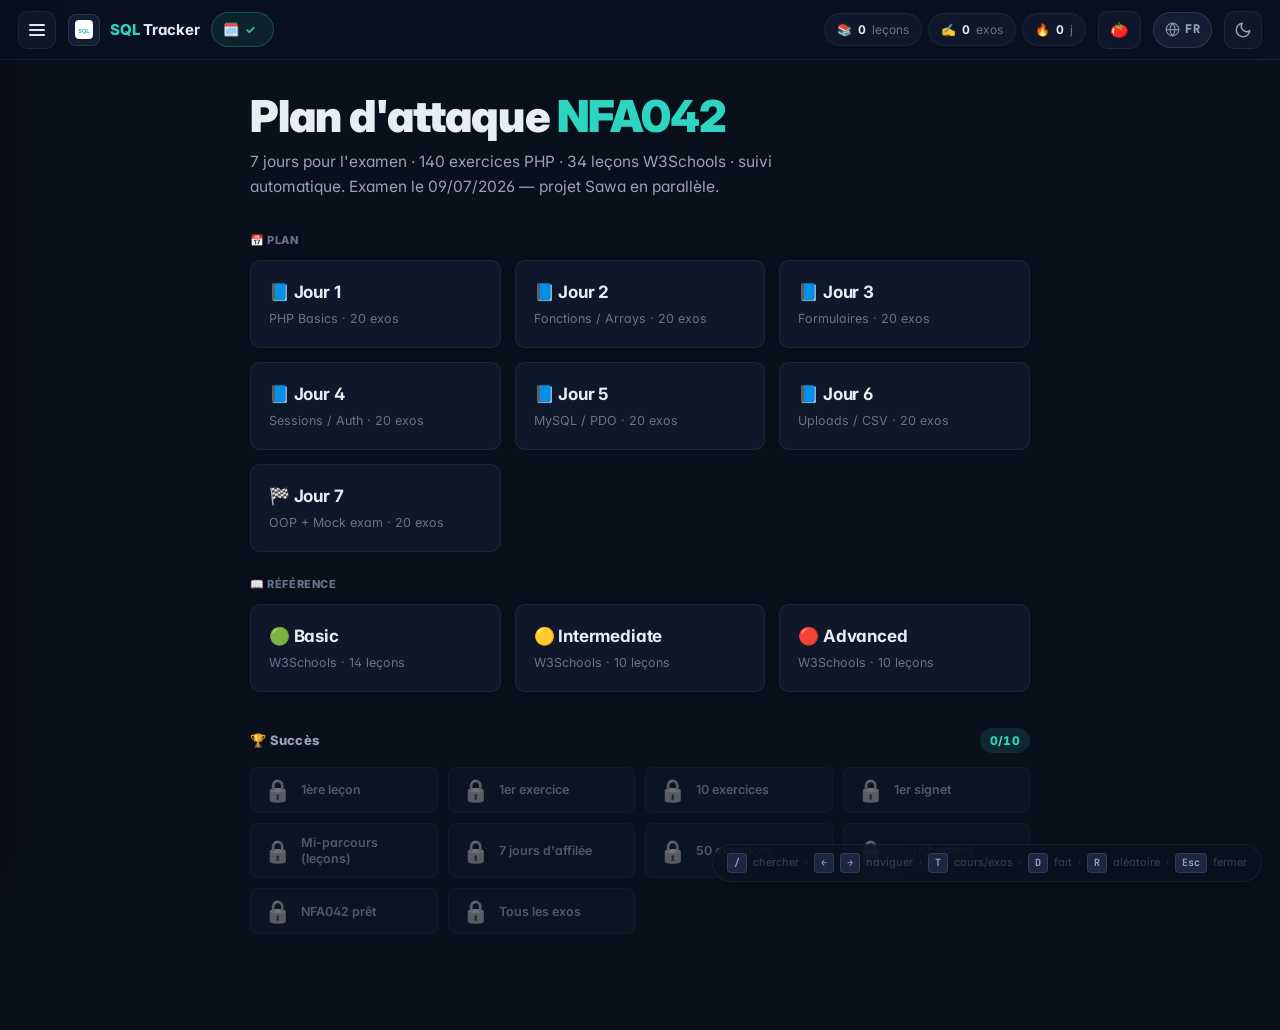
<file: index.html>
<!DOCTYPE html>
<html lang="fr">
<head>
<meta charset="UTF-8">
<title>SQL</title>
<meta http-equiv="refresh" content="0; url=web/study_tracker.html">
<link rel="canonical" href="web/study_tracker.html">
</head>
<body>
<p>Redirection vers <a href="web/study_tracker.html">le tracker</a>...</p>
<script>location.replace('web/study_tracker.html');</script>
</body>
</html>
</file>
<file: web/css/style.css>
/* ============================================================
   PHP STUDY TRACKER — DESIGN SYSTEM
   Modern indigo/slate. Drawer sidebar at every breakpoint.
   Built as a teaching reference for clean UI/UX.
   ============================================================ */

/* ---------- 1. TOKENS ---------- */
:root{
  /* Surfaces — neutral slate, more sober than before */
  --bg:        #0a0f1c;
  --surface:   #0f172a;
  --surface-2: #131e34;
  --surface-3: #1b2640;
  --border:    rgba(148,163,184,.10);
  --border-2:  rgba(148,163,184,.18);

  /* Text */
  --text:      #e8edf4;
  --text-2:    #94a3b8;
  --text-3:    #64748b;

  /* Accent — single tone, less neon */
  --accent:    #818cf8;
  --accent-2:  #6366f1;
  --accent-r:  129; --accent-g:140; --accent-b:248;

  /* Semantic */
  --good:      #34d399;
  --warn:      #fbbf24;
  --bad:       #f87171;
  --info:      #60a5fa;

  /* Effects — softer, more enterprise */
  --grad:      linear-gradient(135deg,#818cf8,#6366f1);
  --grad-good: linear-gradient(135deg,#34d399,#10b981);
  --shadow-sm: 0 1px 2px rgba(0,0,0,.25);
  --shadow:    0 6px 18px -6px rgba(0,0,0,.45);
  --shadow-lg: 0 18px 48px -16px rgba(0,0,0,.5);
  --ring:      0 0 0 3px rgba(var(--accent-r),var(--accent-g),var(--accent-b),.22);

  /* Geometry — tighter, more pro */
  --r:         10px;
  --r-sm:      8px;
  --r-xs:      6px;
  --header-h:  60px;

  /* Motion */
  --ease:      cubic-bezier(.4,0,.2,1);
  --ease-out:  cubic-bezier(.16,1,.3,1);
}

[data-theme="light"]{
  --bg:        #f5f7fb;
  --surface:   #ffffff;
  --surface-2: #f8fafc;
  --surface-3: #eef2f7;
  --border:    rgba(15,23,42,.08);
  --border-2:  rgba(15,23,42,.16);

  --text:      #0f172a;
  --text-2:    #475569;
  --text-3:    #94a3b8;

  --accent:    #4f46e5;
  --accent-2:  #4338ca;
  --accent-r:  79; --accent-g:70; --accent-b:229;

  --shadow-sm: 0 1px 2px rgba(15,23,42,.06);
  --shadow:    0 6px 22px -8px rgba(15,23,42,.12);
  --shadow-lg: 0 18px 50px -12px rgba(15,23,42,.18);
}

/* ---------- 2. RESET ---------- */
*,*::before,*::after{box-sizing:border-box;margin:0;padding:0}
html{scroll-behavior:smooth}
body{
  font-family:'Inter',-apple-system,BlinkMacSystemFont,'Segoe UI',sans-serif;
  font-feature-settings:'cv02','cv03','cv04','cv11';
  color:var(--text);
  background:var(--bg);
  line-height:1.6;
  min-height:100vh;
  -webkit-font-smoothing:antialiased;
  overflow-x:hidden;
}
::selection{background:rgba(var(--accent-r),var(--accent-g),var(--accent-b),.28);color:var(--text)}
::-webkit-scrollbar{width:8px;height:8px}
::-webkit-scrollbar-track{background:transparent}
::-webkit-scrollbar-thumb{background:var(--border-2);border-radius:99px}
::-webkit-scrollbar-thumb:hover{background:var(--text-3)}
button{font:inherit;color:inherit;background:none;border:none;cursor:pointer}
a{color:inherit;text-decoration:none}
:focus-visible{outline:none;box-shadow:var(--ring);border-radius:var(--r-xs)}

/* ---------- 3. HEADER ---------- */
header{
  position:sticky;top:0;z-index:60;
  height:var(--header-h);
  display:flex;align-items:center;gap:12px;padding:0 18px;
  background:rgba(11,17,32,.72);
  backdrop-filter:saturate(180%) blur(18px);
  -webkit-backdrop-filter:saturate(180%) blur(18px);
  border-bottom:1px solid var(--border);
}
[data-theme="light"] header{background:rgba(255,255,255,.78)}

.logo{display:flex;align-items:center;gap:10px;font-weight:700;font-size:15px;letter-spacing:-.01em;color:var(--text)}
.logo-icon{
  width:32px;height:32px;border-radius:8px;
  background:var(--surface-2);border:1px solid var(--border-2);
  display:flex;align-items:center;justify-content:center;
  overflow:hidden;flex-shrink:0;
}
.logo-icon img{width:62%;height:62%;object-fit:contain}
.logo .accent{color:var(--accent);font-weight:800}

.spacer{flex:1}

.stat-group{display:flex;gap:6px}
.stat{
  display:inline-flex;align-items:center;gap:6px;
  padding:6px 12px;border-radius:99px;
  background:var(--surface);border:1px solid var(--border);
  font-size:12px;color:var(--text-2);
  font-variant-numeric:tabular-nums;
}
.stat b{color:var(--text);font-weight:700}
.stat-lbl{color:var(--text-3)}

.icon-btn{
  display:inline-flex;align-items:center;justify-content:center;
  width:38px;height:38px;border-radius:10px;
  background:var(--surface);border:1px solid var(--border);
  color:var(--text-2);transition:all .15s var(--ease);
}
.icon-btn:hover{
  color:var(--text);
  border-color:var(--border-2);
  background:var(--surface-2);
  transform:translateY(-1px);
}
.icon-btn:active{transform:translateY(0)}

/* Burger */
.menu-ico,.menu-ico::before,.menu-ico::after{
  display:block;width:16px;height:2px;background:currentColor;border-radius:2px;
  transition:transform .25s var(--ease),top .25s var(--ease),opacity .15s;
}
.menu-ico{position:relative;color:var(--text)}
.menu-ico::before,.menu-ico::after{content:"";position:absolute;left:0}
.menu-ico::before{top:-5px}
.menu-ico::after{top:5px}
body.drawer-open .menu-ico{background:transparent}
body.drawer-open .menu-ico::before{top:0;transform:rotate(45deg)}
body.drawer-open .menu-ico::after{top:0;transform:rotate(-45deg)}

/* Theme toggle */
.theme-btn .theme-sun{display:none}
.theme-btn .theme-moon{display:block}
[data-theme="light"] .theme-btn .theme-sun{display:block}
[data-theme="light"] .theme-btn .theme-moon{display:none}

/* Language toggle */
.lang-btn{
  display:inline-flex;align-items:center;gap:5px;
  height:36px;padding:0 11px;border-radius:99px;
  background:var(--surface-2);border:1px solid var(--border-2);color:var(--text-2);
  font-weight:800;font-size:12px;letter-spacing:.5px;cursor:pointer;
  transition:all .15s var(--ease);
}
.lang-btn:hover{color:var(--accent);border-color:var(--accent);background:var(--surface-3)}
.lang-btn .lang-globe{opacity:.85}
.lang-btn #lang-label{font-family:'JetBrains Mono',monospace}

/* Exam countdown */
.exam-countdown{
  display:inline-flex;align-items:center;gap:5px;
  padding:6px 11px;border-radius:99px;
  background:rgba(251,191,36,.10);border:1px solid rgba(251,191,36,.25);
  font-size:12px;color:var(--warn);font-weight:700;
  font-variant-numeric:tabular-nums;
}
.exam-countdown.urgent{background:rgba(248,113,113,.12);border-color:rgba(248,113,113,.35);color:var(--bad)}
.exam-countdown.passed{background:rgba(52,211,153,.10);border-color:rgba(52,211,153,.25);color:var(--good)}
.exam-countdown .exam-ico{font-size:13px;margin-right:1px}
.exam-countdown .exam-lbl{font-weight:600;opacity:.75;margin-left:1px}

/* Day-of-plan indicator (inside progress card) */
.day-indicator{
  margin-top:10px;padding-top:10px;border-top:1px solid var(--border);
  font-size:11.5px;color:var(--text-3);font-weight:600;
  display:flex;align-items:center;gap:6px;flex-wrap:wrap;
}
.day-indicator b{color:var(--accent);font-weight:800;font-size:13px;font-variant-numeric:tabular-nums}
.day-indicator .day-bullet{
  display:inline-block;width:10px;height:10px;border-radius:50%;
  background:var(--surface-3);border:1px solid var(--border);
}
.day-indicator .day-bullet.done{background:var(--good);border-color:var(--good)}
.day-indicator .day-bullet.current{background:var(--accent);border-color:var(--accent);box-shadow:0 0 0 3px rgba(var(--accent-r),var(--accent-g),var(--accent-b),.18)}

/* Sidebar action buttons (export / import) */
.sidebar-actions{display:flex;gap:6px;margin-top:auto;margin-bottom:6px}
.sidebar-action-btn{
  flex:1;padding:8px 10px;border-radius:8px;
  background:transparent;border:1px solid var(--border);color:var(--text-3);
  font-size:11.5px;font-weight:600;transition:all .15s var(--ease);
}
.sidebar-action-btn:hover{color:var(--text);border-color:var(--border-2);background:var(--surface-2)}

/* Modal */
.modal-backdrop{
  position:fixed;inset:0;z-index:200;
  background:rgba(2,6,15,.65);
  backdrop-filter:blur(6px);-webkit-backdrop-filter:blur(6px);
  opacity:0;pointer-events:none;
  display:flex;align-items:center;justify-content:center;
  transition:opacity .2s var(--ease);padding:16px;
}
.modal-backdrop.open{opacity:1;pointer-events:auto}
.modal{
  width:100%;max-width:480px;
  background:var(--surface);border:1px solid var(--border-2);border-radius:var(--r);
  padding:24px;box-shadow:var(--shadow-lg);
  transform:translateY(8px) scale(.98);opacity:0;
  transition:transform .25s var(--ease-out),opacity .2s var(--ease-out);
}
.modal-backdrop.open .modal{transform:none;opacity:1}
.modal-title{font-size:18px;font-weight:800;letter-spacing:-.01em;margin-bottom:10px}
.modal-body{color:var(--text-2);font-size:14px;line-height:1.6;margin-bottom:18px}
.modal-body textarea{
  width:100%;min-height:120px;margin-top:10px;
  padding:10px 12px;border-radius:var(--r-sm);
  background:var(--surface-2);border:1px solid var(--border);color:var(--text);
  font-family:'JetBrains Mono',monospace;font-size:12.5px;resize:vertical;outline:none;
}
.modal-body textarea:focus{border-color:var(--accent);box-shadow:var(--ring)}
.modal-actions{display:flex;justify-content:flex-end;gap:8px;flex-wrap:wrap}
.modal-btn{
  padding:9px 18px;border-radius:8px;
  font-size:13px;font-weight:600;transition:all .15s var(--ease);
}
.modal-btn.secondary{background:var(--surface-2);border:1px solid var(--border);color:var(--text-2)}
.modal-btn.secondary:hover{background:var(--surface-3);color:var(--text)}
.modal-btn.primary{background:var(--grad);color:#fff;border:1px solid transparent;box-shadow:0 4px 12px -2px rgba(var(--accent-r),var(--accent-g),var(--accent-b),.4)}
.modal-btn.primary:hover{transform:translateY(-1px);box-shadow:0 6px 16px -2px rgba(var(--accent-r),var(--accent-g),var(--accent-b),.55)}
.modal-btn.danger{background:rgba(248,113,113,.14);border:1px solid rgba(248,113,113,.32);color:var(--bad)}
.modal-btn.danger:hover{background:rgba(248,113,113,.22);border-color:rgba(248,113,113,.5)}

/* Toast */
.toast{
  position:fixed;left:50%;bottom:30px;transform:translateX(-50%) translateY(20px);
  padding:11px 20px;border-radius:99px;
  background:var(--surface);border:1px solid var(--border-2);color:var(--text);
  font-size:13px;font-weight:600;box-shadow:var(--shadow-lg);
  opacity:0;pointer-events:none;z-index:300;
  transition:opacity .25s var(--ease),transform .25s var(--ease-out);
}
.toast.show{opacity:1;transform:translateX(-50%) translateY(0)}

/* Mock exam card (Day 7) */
.mock-exam-card{
  padding:18px 20px;border-radius:var(--r);margin:0 0 24px;
  background:linear-gradient(135deg,rgba(251,191,36,.10),rgba(248,113,113,.08));
  border:1px solid rgba(251,191,36,.32);
  display:flex;align-items:center;gap:14px;flex-wrap:wrap;
}
.mock-exam-card .mock-info{flex:1;min-width:200px}
.mock-exam-card .mock-title{font-size:14px;font-weight:800;color:var(--text);margin-bottom:3px}
.mock-exam-card .mock-sub{font-size:12.5px;color:var(--text-2)}
.mock-exam-btn{
  padding:11px 22px;border-radius:8px;
  background:var(--grad);color:#fff;font-size:13px;font-weight:700;
  border:none;box-shadow:0 4px 12px -2px rgba(var(--accent-r),var(--accent-g),var(--accent-b),.5);
  transition:all .15s var(--ease);
}
.mock-exam-btn:hover{transform:translateY(-1px);box-shadow:0 6px 18px -2px rgba(var(--accent-r),var(--accent-g),var(--accent-b),.65)}
.mock-exam-btn.stop{background:linear-gradient(135deg,#f87171,#ef4444);box-shadow:0 4px 12px -2px rgba(248,113,113,.5)}
.mock-exam-countdown{
  font-family:'JetBrains Mono',monospace;font-size:24px;font-weight:800;
  color:var(--warn);letter-spacing:.5px;font-variant-numeric:tabular-nums;
  padding:6px 12px;background:var(--surface);border-radius:8px;border:1px solid var(--border-2);
}
.mock-exam-countdown.urgent{color:var(--bad);animation:pulse 1s ease-in-out infinite}
@keyframes pulse{0%,100%{opacity:1}50%{opacity:.6}}
body.mock-running .reset-btn,body.mock-running .sidebar-actions{pointer-events:none;opacity:.4}

/* Scroll progress bar (fixed at top of viewport) */
.scroll-progress{
  position:fixed;top:0;left:0;height:3px;width:0;z-index:150;
  background:var(--grad);
  box-shadow:0 0 12px rgba(var(--accent-r),var(--accent-g),var(--accent-b),.55);
  transition:width .08s linear;pointer-events:none;
}

/* Jump-to-top button */
.jump-top{
  position:fixed;right:18px;bottom:74px;z-index:40;
  width:42px;height:42px;border-radius:50%;
  background:var(--surface);border:1px solid var(--border-2);color:var(--text);
  display:flex;align-items:center;justify-content:center;
  box-shadow:var(--shadow);
  opacity:0;pointer-events:none;transform:translateY(8px);
  transition:opacity .2s var(--ease),transform .2s var(--ease-out),background .15s var(--ease),border-color .15s var(--ease);
}
.jump-top.show{opacity:1;pointer-events:auto;transform:translateY(0)}
.jump-top:hover{background:var(--surface-2);border-color:var(--accent);color:var(--accent);transform:translateY(-2px)}
@media (max-width:720px){
  .jump-top{right:14px;bottom:14px;width:40px;height:40px}
  .shortcuts-hint{display:none}
}

/* ---------- 4. LAYOUT ---------- */
.layout{
  max-width:980px;
  margin:0 auto;
  padding:0;
  min-height:calc(100vh - var(--header-h));
}
.layout>main{
  padding:32px clamp(16px,3vw,40px) 96px;
}

/* ---------- 5. DRAWER ---------- */
.drawer-backdrop{
  position:fixed;inset:0;z-index:90;
  background:rgba(2,6,15,.55);
  backdrop-filter:blur(4px);-webkit-backdrop-filter:blur(4px);
  opacity:0;pointer-events:none;
  transition:opacity .25s var(--ease);
}
body.drawer-open .drawer-backdrop{opacity:1;pointer-events:auto}

.sidebar{
  position:fixed;top:0;left:0;bottom:0;z-index:100;
  width:min(340px,88vw);
  background:var(--surface);
  border-right:1px solid var(--border);
  padding:18px 16px 16px;
  overflow-y:auto;
  display:flex;flex-direction:column;gap:6px;
  transform:translateX(-105%);
  transition:transform .3s var(--ease-out);
  box-shadow:24px 0 60px -20px rgba(0,0,0,.5);
}
body.drawer-open .sidebar{transform:translateX(0)}
body.drawer-open{overflow:hidden}

/* ---------- 6. SIDEBAR ELEMENTS ---------- */
.search-wrap{position:relative;margin-bottom:6px}
.search-wrap input{
  width:100%;padding:10px 12px 10px 36px;border-radius:10px;
  background:var(--surface-2);border:1px solid var(--border);color:var(--text);
  font-size:13px;outline:none;transition:all .15s var(--ease);
}
.search-wrap input::placeholder{color:var(--text-3)}
.search-wrap input:focus{border-color:var(--accent);box-shadow:var(--ring)}
.search-wrap::before{
  content:"";position:absolute;left:12px;top:50%;transform:translateY(-50%);
  width:14px;height:14px;opacity:.55;pointer-events:none;
  background:url("data:image/svg+xml,%3Csvg xmlns='http://www.w3.org/2000/svg' viewBox='0 0 24 24' fill='none' stroke='%239aa6b8' stroke-width='2' stroke-linecap='round'%3E%3Ccircle cx='11' cy='11' r='7'/%3E%3Cpath d='m20 20-3.5-3.5'/%3E%3C/svg%3E") center/contain no-repeat;
}

/* Progress card — clean horizontal bar with stats */
.progress-card{
  background:
    radial-gradient(120% 100% at 0% 0%,rgba(var(--accent-r),var(--accent-g),var(--accent-b),.14),transparent 70%),
    var(--surface-2);
  border:1px solid var(--border);
  border-radius:var(--r);
  padding:16px 16px 14px;margin:8px 0 6px;
}
.progress-head{display:flex;align-items:baseline;justify-content:space-between;gap:10px;margin-bottom:10px}
.progress-label{
  font-size:10.5px;letter-spacing:1.4px;text-transform:uppercase;
  color:var(--text-3);font-weight:700;
}
.progress-pct{
  font-size:28px;font-weight:900;letter-spacing:-1.2px;line-height:1;
  font-variant-numeric:tabular-nums;
  background:var(--grad);-webkit-background-clip:text;background-clip:text;color:transparent;
}
.progress-pct small{font-size:14px;opacity:.75;margin-left:1px;font-weight:800}
.progress-bar{
  position:relative;height:8px;
  background:var(--surface-3);border-radius:99px;overflow:hidden;
  box-shadow:inset 0 1px 1px rgba(0,0,0,.2);
}
.progress-fill{
  display:block;height:100%;width:0%;
  background:var(--grad);border-radius:99px;
  transition:width .8s var(--ease-out);
  box-shadow:0 0 14px rgba(var(--accent-r),var(--accent-g),var(--accent-b),.45);
}
.progress-meta{
  display:flex;align-items:center;gap:8px;flex-wrap:wrap;
  margin-top:10px;font-size:11.5px;color:var(--text-3);
}
.progress-meta b{color:var(--text);font-weight:700;font-variant-numeric:tabular-nums}
.progress-meta .dot{opacity:.4}

/* Achievements */
.achieve-section{margin:2px 0 4px}
.achieve-title{display:flex;align-items:center;justify-content:space-between}
.achieve-count{
  font-size:10px;font-weight:800;letter-spacing:.3px;
  color:var(--accent);background:rgba(var(--accent-r),var(--accent-g),var(--accent-b),.12);
  padding:2px 7px;border-radius:99px;font-variant-numeric:tabular-nums;
}
.achieve-row{display:flex;flex-wrap:wrap;gap:6px;padding:0 4px}
.achieve-badge{
  font-size:18px;cursor:default;opacity:.32;filter:grayscale(1);
  transition:transform .18s var(--ease),opacity .18s,filter .18s;
}
.achieve-badge.unlocked{opacity:1;filter:none;animation:badgePop .45s var(--ease-out)}
.achieve-badge.unlocked:hover{transform:scale(1.22) rotate(-6deg)}
@keyframes badgePop{0%{transform:scale(.4);opacity:0}60%{transform:scale(1.25)}100%{transform:scale(1);opacity:1}}

/* Plan / Reference segmented toggle */
.nav-mode{
  display:flex;gap:4px;margin:10px 0 4px;padding:4px;
  background:var(--surface-2);border:1px solid var(--border);border-radius:var(--r-sm);
}
.nav-mode-btn{
  flex:1;padding:7px 8px;border:0;border-radius:var(--r-xs);
  background:transparent;color:var(--text-2);
  font-family:inherit;font-size:12.5px;font-weight:700;cursor:pointer;
  transition:background .15s var(--ease),color .15s,box-shadow .15s;
}
.nav-mode-btn:hover{color:var(--text)}
.nav-mode-btn.active{background:var(--grad);color:#fff;box-shadow:var(--shadow-sm)}
.nav-track[hidden]{display:none}

/* Section title */
.section-title{
  font-size:10.5px;font-weight:700;letter-spacing:1.2px;text-transform:uppercase;
  color:var(--text-3);padding:14px 8px 6px;
}
.section-title.collapsible{
  cursor:pointer;user-select:none;
  display:flex;align-items:center;gap:6px;
  padding:10px 8px;border-radius:8px;
  font-size:12px;text-transform:none;letter-spacing:0;color:var(--text-2);
  transition:background .15s var(--ease),color .15s;
}
.section-title.collapsible:hover{background:var(--surface-2);color:var(--text)}
.collapse-arrow{margin-left:auto;font-size:10px;color:var(--text-3);transition:transform .2s var(--ease)}
.collapsible.collapsed .collapse-arrow{transform:rotate(-90deg)}

/* Nav items */
.nav-section{display:flex;flex-direction:column;gap:2px}
.nav-item{
  display:grid;grid-template-columns:18px 28px 1fr auto;align-items:center;gap:8px;
  padding:9px 10px;border-radius:8px;
  font-size:13px;color:var(--text-2);
  border:1px solid transparent;
  transition:background-color .15s var(--ease),color .15s var(--ease),border-color .15s var(--ease),transform .15s var(--ease);
  position:relative;
}
.nav-item:hover{background:var(--surface-2);color:var(--text);transform:translateX(2px)}
.nav-item.active{
  background:rgba(var(--accent-r),var(--accent-g),var(--accent-b),.10);
  border-color:rgba(var(--accent-r),var(--accent-g),var(--accent-b),.22);
  color:var(--text);
}
.nav-item.active::before{
  content:"";position:absolute;left:-16px;top:7px;bottom:7px;width:3px;
  background:var(--accent);border-radius:99px;
  box-shadow:0 0 10px rgba(var(--accent-r),var(--accent-g),var(--accent-b),.5);
}
.nav-check{
  width:20px;height:20px;border-radius:50%;
  border:1.5px solid var(--border);background:transparent;
  display:flex;align-items:center;justify-content:center;
  font-size:11px;font-weight:800;line-height:1;flex-shrink:0;cursor:pointer;
  transition:background .18s var(--ease),border-color .18s var(--ease),box-shadow .18s var(--ease),transform .12s var(--ease),color .18s var(--ease);
  color:transparent;
}
.nav-check:hover{
  border-color:var(--accent);
  background:rgba(var(--accent-r),var(--accent-g),var(--accent-b),.08);
  box-shadow:0 0 0 3px rgba(var(--accent-r),var(--accent-g),var(--accent-b),.10);
}
.nav-check:focus-visible{box-shadow:var(--ring)}
.nav-check:active{transform:scale(.88)}
/* Done state — solid green disc with white check */
.nav-item.done .nav-check{
  background:var(--good);
  border-color:var(--good);
  color:#fff;
  box-shadow:0 0 0 2px rgba(52,211,153,.18);
  animation:checkPop .35s var(--ease-out);
}
.nav-item.done .nav-check:hover{
  background:#10b981;
  border-color:#10b981;
  box-shadow:0 0 0 3px rgba(52,211,153,.28);
}
/* Active lesson echoes the accent in the empty ring */
.nav-item.active .nav-check{
  border-color:rgba(var(--accent-r),var(--accent-g),var(--accent-b),.5);
}
.nav-item.active.done .nav-check{
  box-shadow:0 0 0 3px rgba(52,211,153,.30);
}
.nav-item:hover .nav-check:not(:hover){border-color:var(--border-2)}

@keyframes checkPop{
  0%{transform:scale(.35);opacity:.35}
  55%{transform:scale(1.18);opacity:1}
  100%{transform:scale(1);opacity:1}
}
.nav-tag{
  font-size:9.5px;font-weight:800;padding:2px 6px;border-radius:5px;
  background:var(--surface-3);color:var(--text-3);text-align:center;
}
.nav-item.done .nav-tag{background:rgba(52,211,153,.12);color:var(--good)}
.nav-label{
  overflow:hidden;text-overflow:ellipsis;white-space:nowrap;font-weight:500;
}
.nav-item.done .nav-label{color:var(--text-3);text-decoration:line-through;text-decoration-color:var(--good)}
.nav-ex-wrap{display:flex;align-items:center;gap:6px}
.nav-progress{width:28px;height:4px;background:var(--surface-3);border-radius:99px;overflow:hidden}
.nav-progress-fill{height:100%;background:var(--accent);border-radius:99px;transition:width .4s var(--ease-out)}
.nav-item.fully-done .nav-progress-fill{background:var(--good)}
.nav-ex-count{
  font-size:9.5px;font-weight:700;color:var(--text-3);background:var(--surface-3);
  padding:2px 6px;border-radius:4px;font-variant-numeric:tabular-nums;min-width:30px;text-align:center;
}
.nav-item.fully-done .nav-ex-count{background:rgba(52,211,153,.12);color:var(--good)}

.reset-btn{
  margin-top:auto;padding:9px 14px;border-radius:8px;
  background:transparent;border:1px solid var(--border);color:var(--text-3);
  font-size:12px;font-weight:600;transition:all .15s var(--ease);
}
.reset-btn:hover{background:rgba(248,113,113,.08);border-color:rgba(248,113,113,.3);color:var(--bad)}

/* ---------- 7. WELCOME ---------- */
.welcome{max-width:780px;margin:0 auto}
.wc-group-label{font-size:11px;font-weight:800;letter-spacing:.6px;text-transform:uppercase;color:var(--text-3);margin:24px 0 10px}
.wc-group-label:first-of-type{margin-top:10px}
.welcome h1{
  font-size:clamp(28px,4.5vw,44px);font-weight:900;line-height:1.1;letter-spacing:-.02em;
  margin-bottom:10px;
}
.welcome h1 .accent{color:var(--accent)}
.welcome>p{
  color:var(--text-2);font-size:15.5px;max-width:560px;margin-bottom:32px;
}
.quick-grid{
  display:grid;grid-template-columns:repeat(auto-fill,minmax(220px,1fr));gap:14px;
}
.quick-card{
  display:block;text-align:left;
  padding:18px 18px;border-radius:var(--r);
  background:var(--surface);border:1px solid var(--border);
  transition:border-color .15s var(--ease),transform .15s var(--ease),box-shadow .15s var(--ease);
}
.quick-card:hover{
  transform:translateY(-2px);
  border-color:var(--accent);
  box-shadow:var(--shadow-sm);
}
.quick-card .big{font-size:17px;font-weight:700;color:var(--text);margin-bottom:3px;letter-spacing:-.01em}
.quick-card .sub{font-size:12.5px;color:var(--text-3)}

/* Welcome achievements showcase */
.wc-achievements{margin-top:36px}
.wc-ach-head{
  display:flex;align-items:center;justify-content:space-between;
  font-size:13px;font-weight:800;letter-spacing:.3px;color:var(--text-2);margin-bottom:14px;
}
.wc-ach-count{
  color:var(--accent);background:rgba(var(--accent-r),var(--accent-g),var(--accent-b),.12);
  padding:3px 10px;border-radius:99px;font-size:12px;font-variant-numeric:tabular-nums;
}
.wc-badges{display:grid;grid-template-columns:repeat(auto-fill,minmax(150px,1fr));gap:10px}
.wc-badge{
  display:flex;align-items:center;gap:10px;
  padding:11px 13px;border-radius:var(--r-sm);
  background:var(--surface);border:1px solid var(--border);
  transition:all .15s var(--ease);
}
.wc-badge.unlocked{border-color:rgba(var(--accent-r),var(--accent-g),var(--accent-b),.4);background:rgba(var(--accent-r),var(--accent-g),var(--accent-b),.06)}
.wc-badge.unlocked:hover{transform:translateY(-2px);box-shadow:var(--shadow-sm)}
.wc-badge.locked{opacity:.5}
.wc-badge-emoji{font-size:22px;line-height:1;flex-shrink:0}
.wc-badge.locked .wc-badge-emoji{filter:grayscale(1)}
.wc-badge-label{font-size:12.5px;font-weight:600;color:var(--text-2);line-height:1.25}
.wc-badge.unlocked .wc-badge-label{color:var(--text)}

/* ---------- 8. LESSON HEADER ---------- */
.lesson-header{
  margin-bottom:24px;padding:18px 0 14px;
  border-bottom:1px solid var(--border);
}
.breadcrumb{font-size:12px;color:var(--text-3);margin-bottom:4px;font-weight:500}
.lesson-title{font-size:clamp(20px,3vw,28px);font-weight:800;letter-spacing:-.01em;line-height:1.2}
.lesson-sub{font-size:14px;color:var(--text-2);margin-top:4px}
.tag-row{display:flex;gap:6px;margin-top:10px;flex-wrap:wrap}
.tag{
  font-size:10.5px;font-weight:600;padding:3px 9px;border-radius:99px;
  background:rgba(var(--accent-r),var(--accent-g),var(--accent-b),.10);
  color:var(--accent);
}
.lesson-actions{display:flex;gap:8px;align-items:center;margin-top:14px;flex-wrap:wrap}
.w3-link{
  display:inline-flex;align-items:center;gap:6px;
  padding:7px 13px;border-radius:8px;
  background:var(--surface);border:1px solid var(--border);
  color:var(--text-2);font-size:12.5px;font-weight:600;
  transition:all .15s var(--ease);
}
.w3-link:hover{color:var(--text);border-color:var(--border-2);transform:translateY(-1px)}
.complete-btn{
  padding:8px 18px;border-radius:8px;margin-left:auto;
  background:var(--surface);border:1px solid var(--border);color:var(--text-2);
  font-size:12.5px;font-weight:600;transition:all .15s var(--ease);
}
.complete-btn:hover{border-color:var(--accent);color:var(--text);transform:translateY(-1px)}
.complete-btn.done{
  background:rgba(52,211,153,.12);border-color:rgba(52,211,153,.28);color:var(--good);
}

/* Why card */
.why-card{
  padding:14px 18px;border-radius:var(--r-sm);margin-bottom:20px;
  background:rgba(var(--accent-r),var(--accent-g),var(--accent-b),.06);
  border-left:3px solid var(--accent);
  font-size:13.5px;color:var(--text-2);line-height:1.6;
}
.why-card b{color:var(--accent)}

/* ---------- 9. TABS ---------- */
.tabs{
  display:flex;gap:4px;margin-bottom:18px;
  border-bottom:1px solid var(--border);
}
.tab{
  padding:11px 18px;font-size:13px;font-weight:600;
  color:var(--text-3);
  border-bottom:2px solid transparent;margin-bottom:-1px;
  transition:all .15s var(--ease);
}
.tab:hover{color:var(--text)}
.tab.active{color:var(--accent);border-bottom-color:var(--accent)}
.tab-content{display:none}
.tab-content.active{display:block;animation:fadeIn .25s var(--ease-out)}

/* ---------- 10. SECTIONS / CONTENT BLOCKS ---------- */
.section-card{margin-bottom:24px}
.section-card h3{
  font-size:18px;font-weight:700;margin-bottom:10px;color:var(--text);letter-spacing:-.01em;
}
.section-card p{color:var(--text-2);font-size:14.5px;line-height:1.7;margin-bottom:10px}
.section-card p code,.block-note code,.block-warn code,.block-tip code,.block-bad code,.block-try code{
  font-family:'JetBrains Mono',monospace;font-size:.88em;
  padding:1px 6px;border-radius:5px;
  background:var(--surface-2);border:1px solid var(--border);
  color:var(--accent);
}

/* Code block */
.block-code{
  background:var(--surface-2);border:1px solid var(--border);border-radius:var(--r-sm);
  margin:14px 0;overflow:hidden;position:relative;
}
.block-code pre{
  padding:16px 18px;overflow-x:auto;
  font-family:'JetBrains Mono',monospace;font-size:13px;line-height:1.6;color:var(--text);
}
.block-code .com{color:var(--text-3);font-style:italic}
.block-code .kw{color:#a78bfa}
.block-code .str{color:#34d399}
.block-code .fn{color:#fbbf24}
.block-code .num{color:#f472b6}
.block-code .var{color:#7dd3fc}
.block-code .op{color:var(--accent);font-weight:600}

.copy-btn{
  position:absolute;top:8px;right:8px;z-index:2;
  padding:4px 10px;border-radius:6px;
  background:var(--surface-3);border:1px solid var(--border);
  color:var(--text-3);font-size:10.5px;font-weight:600;
  opacity:0;transition:all .15s var(--ease);
}
.block-code:hover .copy-btn{opacity:1}
.copy-btn:hover{background:var(--accent);color:#fff;border-color:var(--accent)}

/* Output toggle */
.code-output{margin:8px 0 14px}
.code-output .output-toggle{
  font-size:12px;color:var(--text-3);font-weight:600;
  padding:4px 0;transition:color .15s;
}
.code-output .output-toggle:hover{color:var(--text)}
.code-output .output-content{
  display:none;margin-top:6px;padding:10px 16px;
  background:#04060d;border:1px solid var(--border);border-radius:var(--r-sm);
  font-family:'JetBrains Mono',monospace;font-size:12.5px;color:#9aa6b8;
}
[data-theme="light"] .code-output .output-content{background:#0f172a;color:#cbd5e1}
.code-output.open .output-content{display:block;animation:fadeIn .2s var(--ease)}

/* Callouts */
.block-note,.block-warn,.block-bad,.block-tip,.block-try{
  padding:13px 16px;border-radius:var(--r-sm);margin:14px 0;
  font-size:13.5px;line-height:1.6;
  border-left:3px solid;
}
.block-note,.block-tip{background:rgba(var(--accent-r),var(--accent-g),var(--accent-b),.07);border-color:var(--accent);color:var(--text-2)}
.block-warn,.block-bad{background:rgba(251,191,36,.08);border-color:var(--warn);color:var(--text-2)}
.block-try{background:rgba(96,165,250,.07);border-color:var(--info);color:var(--text-2)}
.block-note b,.block-tip b{color:var(--accent)}
.block-warn b,.block-bad b{color:var(--warn)}
.block-try b{color:var(--info)}

.try-btn{
  display:block;margin-top:8px;padding:5px 12px;border-radius:6px;
  background:var(--surface);border:1px solid var(--border);color:var(--text-2);
  font-size:11.5px;font-weight:600;transition:all .15s var(--ease);
}
.try-btn:hover{color:var(--text);border-color:var(--border-2)}
.try-ans{display:none;margin-top:8px;padding:10px 14px;background:var(--surface-2);border-radius:var(--r-sm);font-size:13px;color:var(--text-2);line-height:1.6}
.try-ans.open{display:block;animation:fadeIn .2s var(--ease)}

/* Tables */
.block-table{overflow-x:auto;margin:14px 0}
.block-table table{width:100%;border-collapse:collapse;font-size:13px}
.block-table th,.block-table td{padding:9px 12px;text-align:left;border:1px solid var(--border)}
.block-table th{background:var(--surface-2);color:var(--text-2);font-size:11px;font-weight:700;text-transform:uppercase;letter-spacing:.5px}
.block-table td{color:var(--text-2)}

/* Lists */
.block-list{padding-left:22px;margin:10px 0;list-style:disc}
.block-list li{color:var(--text-2);font-size:14px;line-height:1.7;margin-bottom:4px}
.block-list li::marker{color:var(--accent)}

/* ---------- 11. QUIZ ---------- */
.quiz-section{margin:28px 0 10px}
.quiz-title{font-size:17px;font-weight:700;margin-bottom:4px}
.quiz-sub{font-size:12.5px;color:var(--text-3);margin-bottom:16px}
.quiz-card{
  background:var(--surface);border:1px solid var(--border);border-radius:var(--r);
  padding:18px;margin:12px 0;transition:border-color .15s var(--ease);
}
.quiz-q{font-size:14px;font-weight:600;margin-bottom:12px;line-height:1.5}
.quiz-q .num{color:var(--accent);font-weight:800;margin-right:4px}
.quiz-opts{display:grid;grid-template-columns:1fr 1fr;gap:8px}
.quiz-opt{
  display:flex;align-items:center;gap:10px;
  padding:10px 14px;border-radius:8px;
  background:var(--surface-2);border:1.5px solid var(--border);
  color:var(--text);font-size:13px;font-weight:500;text-align:left;
  transition:all .15s var(--ease);
}
.quiz-opt::before{
  content:attr(data-letter);
  width:22px;height:22px;border-radius:6px;
  background:var(--surface-3);color:var(--text-3);
  display:flex;align-items:center;justify-content:center;
  font-size:10px;font-weight:800;text-transform:uppercase;flex-shrink:0;
  transition:all .15s var(--ease);
}
.quiz-opt:hover{border-color:var(--accent);transform:translateY(-1px)}
.quiz-opt:hover::before{background:var(--accent);color:#fff}
.quiz-opt.correct{background:rgba(52,211,153,.1);border-color:var(--good);color:var(--good)}
.quiz-opt.correct::before{background:var(--good);color:#04211a}
.quiz-opt.wrong{background:rgba(248,113,113,.1);border-color:var(--bad);color:var(--bad)}
.quiz-opt.wrong::before{background:var(--bad);color:#3b0a0a}
.quiz-opt.disabled{pointer-events:none}
.quiz-opt.disabled:not(.correct):not(.wrong){opacity:.35}
.quiz-ico{margin-left:auto;font-weight:800}
.quiz-expl{
  display:none;margin-top:12px;padding:12px 14px;
  background:rgba(var(--accent-r),var(--accent-g),var(--accent-b),.06);
  border-left:3px solid var(--accent);border-radius:0 var(--r-sm) var(--r-sm) 0;
  font-size:12.5px;color:var(--text-2);line-height:1.6;
}
.quiz-expl.shown{display:block;animation:fadeIn .2s var(--ease)}
.quiz-expl b{color:var(--accent)}

/* ---------- 12. EXERCISES ---------- */
.ex-filter{display:flex;gap:6px;flex-wrap:wrap;margin-bottom:14px}
.ex-filter-btn{
  padding:6px 13px;border-radius:99px;
  background:var(--surface);border:1px solid var(--border);
  color:var(--text-2);font-size:11.5px;font-weight:600;
  transition:all .15s var(--ease);
}
.ex-filter-btn:hover{color:var(--text);border-color:var(--border-2)}
.ex-filter-btn.active{
  background:var(--grad);color:#fff;border-color:transparent;
  box-shadow:0 4px 12px -2px rgba(var(--accent-r),var(--accent-g),var(--accent-b),.4);
}

.ex-counter{display:flex;align-items:center;gap:12px;font-size:12.5px;color:var(--text-3);margin-bottom:16px}
.ex-counter b{color:var(--text);font-variant-numeric:tabular-nums}
.ex-counter-bar{flex:1;height:6px;background:var(--surface-3);border-radius:99px;overflow:hidden}
.ex-counter-fill{height:100%;background:var(--grad);border-radius:99px;transition:width .5s var(--ease-out)}

.ex-group{margin-top:14px}
.ex-group:first-child{margin-top:0}
.ex-group-head{display:flex;align-items:center;gap:10px;margin:0 0 10px;padding:0 2px}
.ex-group-head h3{margin:0;font-size:13px;font-weight:800;color:var(--text-2);text-transform:uppercase;letter-spacing:.5px}
.ex-group-badge{font-size:11px;font-weight:700;color:var(--text-3);background:var(--surface-2);border:1px solid var(--border);padding:2px 8px;border-radius:99px;font-variant-numeric:tabular-nums}
.ex-cards{display:flex;flex-direction:column;gap:8px}
.ex-card{
  display:flex;align-items:center;gap:14px;
  padding:14px 18px;border-radius:var(--r-sm);
  background:var(--surface);border:1px solid var(--border);
  transition:border-color .15s var(--ease),background-color .15s var(--ease),box-shadow .15s var(--ease);position:relative;cursor:pointer;
}
.ex-card:hover{border-color:var(--accent);box-shadow:var(--shadow-sm)}
.ex-open-arrow{font-size:18px;color:var(--text-3);opacity:.5;transition:color .15s var(--ease),opacity .15s var(--ease),transform .15s var(--ease);flex-shrink:0}
.ex-card:hover .ex-open-arrow{opacity:1;color:var(--accent);transform:translateX(2px)}
.ex-check{
  width:22px;height:22px;border-radius:7px;
  border:1.5px solid var(--border-2);background:var(--surface-2);
  display:flex;align-items:center;justify-content:center;
  font-size:11px;flex-shrink:0;transition:all .12s var(--ease);color:transparent;
}
.ex-card.done .ex-check{background:var(--good);border-color:var(--good);color:#04211a}
.ex-card:hover .ex-check{border-color:var(--accent)}
.ex-info{flex:1;min-width:0}
.ex-num{font-size:10.5px;font-weight:700;color:var(--text-3);letter-spacing:.5px}
.ex-title{font-size:13.5px;font-weight:600;color:var(--text)}
.ex-desc{font-size:12px;color:var(--text-3);margin-top:3px;line-height:1.5}
.ex-card.done .ex-title{color:var(--text-3);text-decoration:line-through;text-decoration-color:var(--good)}

.ex-diff{
  font-size:9.5px;font-weight:800;padding:3px 9px;border-radius:99px;text-transform:uppercase;letter-spacing:.4px;
}
.ex-diff.easy{background:rgba(52,211,153,.12);color:var(--good)}
.ex-diff.medium{background:rgba(251,191,36,.12);color:var(--warn)}
.ex-diff.hard{background:rgba(248,113,113,.12);color:var(--bad)}
.ex-diff.extreme{background:rgba(168,85,247,.14);color:#a855f7}

.ex-bookmark{
  font-size:16px;opacity:.3;padding:4px;
  transition:all .12s var(--ease);
}
.ex-bookmark.active{opacity:1}
.ex-bookmark:hover{opacity:.8;transform:scale(1.15)}

.ex-sol-btn{
  font-size:11.5px;color:var(--text-3);padding:5px 10px;border-radius:6px;
  background:var(--surface-2);border:1px solid var(--border);
  font-weight:600;transition:all .12s var(--ease);white-space:nowrap;
}
.ex-sol-btn:hover{color:var(--text);border-color:var(--accent)}

.ex-sol{display:none}

/* ====================================================================
   EXERCISE MODAL — centered overlay (replaces the cramped inline expand)
   ==================================================================== */
.ex-modal{position:fixed;inset:0;z-index:1000;display:flex;align-items:center;justify-content:center;padding:20px}
.ex-modal[hidden]{display:none}
.ex-modal-backdrop{position:absolute;inset:0;background:rgba(8,12,22,.72);backdrop-filter:blur(6px);-webkit-backdrop-filter:blur(6px)}
.ex-modal-dialog{
  position:relative;width:min(880px,100%);max-height:90vh;
  background:var(--surface);border:1px solid var(--border-2);border-radius:14px;
  box-shadow:0 30px 80px -10px rgba(0,0,0,.6);
  display:flex;flex-direction:column;overflow:hidden;
  animation:exModalIn .18s var(--ease-out);
}
@keyframes exModalIn{from{transform:translateY(12px) scale(.985);opacity:0}to{transform:none;opacity:1}}
.ex-modal-close{
  position:absolute;top:10px;right:10px;width:36px;height:36px;border-radius:10px;
  background:var(--surface-2);border:1px solid var(--border);color:var(--text-2);
  font-size:22px;line-height:1;display:flex;align-items:center;justify-content:center;
  cursor:pointer;transition:all .12s var(--ease);z-index:2;font-weight:400;
}
.ex-modal-close:hover{background:var(--bad);border-color:var(--bad);color:#fff;transform:scale(1.06)}
.ex-modal-head{
  display:flex;align-items:center;gap:12px;flex-wrap:wrap;
  padding:18px 60px 14px 22px;border-bottom:1px solid var(--border);
  background:var(--surface);
}
.ex-modal-num{font-size:11px;font-weight:800;color:var(--text-3);letter-spacing:.6px;flex-shrink:0}
.ex-modal-title{font-size:17px;font-weight:700;color:var(--text);margin:0;flex:1;min-width:200px;line-height:1.35}
.ex-modal-diff{
  font-size:10px;font-weight:800;padding:4px 10px;border-radius:99px;text-transform:uppercase;letter-spacing:.4px;flex-shrink:0;
}
.ex-modal-diff.easy{background:rgba(52,211,153,.14);color:var(--good)}
.ex-modal-diff.medium{background:rgba(251,191,36,.14);color:var(--warn)}
.ex-modal-diff.hard{background:rgba(248,113,113,.14);color:var(--bad)}
.ex-modal-diff.extreme{background:rgba(168,85,247,.16);color:#a855f7}
.ex-modal-body{
  padding:20px 22px 22px;overflow-y:auto;flex:1;line-height:1.65;font-size:14.5px;color:var(--text);
}
.ex-modal-body code{background:var(--surface-2);padding:2px 7px;border-radius:5px;font-size:13px;font-family:JetBrains Mono,monospace;color:var(--accent)}
.ex-modal-body strong,.ex-modal-body b{color:var(--text);font-weight:700}
.ex-modal-body p{margin:0 0 10px}
.ex-modal-body em,.ex-modal-body i{color:var(--text-3)}
.ex-modal-actions{
  display:flex;align-items:center;gap:10px;flex-wrap:wrap;
  padding:14px 22px;border-top:1px solid var(--border);background:var(--surface-2);
}
.ex-modal-actions .ex-modal-spacer{flex:1}
.ex-modal-sol-btn{
  font-size:13.5px;font-weight:700;padding:10px 18px;border-radius:9px;
  background:var(--accent);color:#fff;border:1px solid transparent;
  cursor:pointer;transition:all .12s var(--ease);letter-spacing:.2px;
}
.ex-modal-sol-btn:hover{filter:brightness(1.12);transform:translateY(-1px)}
.ex-modal-sol-btn.open{background:rgba(248,113,113,.14);color:var(--bad);border-color:rgba(248,113,113,.5)}
.ex-modal-sol-btn.open:hover{background:rgba(248,113,113,.22);filter:none}
.ex-modal-sol{
  border-top:1px solid var(--border);max-height:55vh;overflow:auto;
  background:var(--surface-2);
}
.ex-modal-sol[hidden]{display:none}
.ex-modal-sol pre{margin:0;padding:16px 18px;background:transparent;border:none;border-radius:0;font-size:13px;line-height:1.55}
.ex-modal-sol .block-code{margin:0;border:none;background:transparent}
@media (max-width:600px){
  .ex-modal{padding:0}
  .ex-modal-dialog{width:100%;height:100%;max-height:100vh;border-radius:0;border:none;animation:none}
  .ex-modal-head{padding:16px 56px 12px 16px}
  .ex-modal-body{padding:16px}
  .ex-modal-actions{padding:12px 16px;gap:8px}
  .ex-modal-sol-btn{padding:10px 14px;font-size:13px;flex:1;min-width:140px}
  .ex-modal-sol{max-height:60vh}
}

/* Random-practice flash highlight */
.ex-card.flash{animation:exFlash 1.4s var(--ease-out)}
@keyframes exFlash{
  0%{box-shadow:0 0 0 3px rgba(var(--accent-r),var(--accent-g),var(--accent-b),.7);border-color:var(--accent)}
  100%{box-shadow:0 0 0 0 rgba(var(--accent-r),var(--accent-g),var(--accent-b),0)}
}
.random-btn{color:var(--accent);border-color:rgba(var(--accent-r),var(--accent-g),var(--accent-b),.35) !important;font-weight:700}
.random-btn:hover{background:rgba(var(--accent-r),var(--accent-g),var(--accent-b),.12)}

/* Confidence rating */
.ex-conf{display:inline-flex;gap:3px;flex-shrink:0}
.conf-btn{
  font-size:14px;line-height:1;padding:4px 5px;border-radius:6px;
  opacity:.32;filter:grayscale(1);transition:all .12s var(--ease);
  background:transparent;border:1px solid transparent;
}
.conf-btn:hover{opacity:.7;transform:scale(1.12)}
.conf-btn.active{opacity:1;filter:none}
.conf-btn.got.active{background:rgba(52,211,153,.16);border-color:rgba(52,211,153,.4)}
.conf-btn.shaky.active{background:rgba(251,191,36,.16);border-color:rgba(251,191,36,.4)}
.conf-btn.no.active{background:rgba(248,113,113,.16);border-color:rgba(248,113,113,.4)}

/* Mastery star in sidebar */
.nav-star{display:none;font-size:11px;line-height:1;flex-shrink:0;animation:badgePop .45s var(--ease-out)}
.nav-item.fully-done .nav-star{display:inline-block}

/* Daily-goal widget (inside progress card) */
.daily-goal{margin-top:10px;padding-top:10px;border-top:1px solid var(--border)}
.daily-goal:empty{display:none}
.daily-head{display:flex;align-items:center;justify-content:space-between;margin-bottom:7px}
.daily-label{font-size:11.5px;font-weight:700;color:var(--text-3)}
.daily-edit{font-size:11px;opacity:.5;padding:2px 4px;border-radius:5px;transition:opacity .12s var(--ease)}
.daily-edit:hover{opacity:1;background:var(--surface-2)}
.daily-ring-row{display:flex;align-items:center;gap:9px}
.daily-count{font-size:12px;color:var(--text-2);white-space:nowrap;font-variant-numeric:tabular-nums}
.daily-count b{color:var(--accent);font-size:14px;font-weight:800}
.daily-count small{color:var(--text-3)}
.daily-bar{flex:1;height:6px;background:var(--surface-3);border-radius:99px;overflow:hidden}
.daily-fill{display:block;height:100%;background:var(--grad);border-radius:99px;transition:width .4s var(--ease-out)}
.daily-goal.reached .daily-fill{background:linear-gradient(135deg,#34d399,#10b981)}
.daily-check{color:var(--good);font-weight:800;font-size:13px}
.goal-input{
  width:100%;margin-top:10px;padding:10px 12px;border-radius:var(--r-sm);
  background:var(--surface-2);border:1px solid var(--border);color:var(--text);
  font-family:'JetBrains Mono',monospace;font-size:15px;outline:none;text-align:center;
}
.goal-input:focus{border-color:var(--accent);box-shadow:var(--ring)}

.empty-search{padding:36px 12px;text-align:center;color:var(--text-3);font-size:13.5px}

/* ---------- 13. PREV / NEXT ---------- */
.lesson-foot{display:flex;gap:14px;margin-top:36px;padding-top:24px;border-top:1px solid var(--border)}
.btn-nav{
  flex:1;padding:16px 20px;border-radius:var(--r);
  background:var(--surface);border:1px solid var(--border);color:var(--text);
  text-align:left;transition:all .15s var(--ease);
}
.btn-nav.next{text-align:right}
.btn-nav:hover{border-color:var(--accent);transform:translateY(-2px);box-shadow:var(--shadow)}
.btn-nav .dir{display:block;font-size:11.5px;color:var(--text-3);font-weight:600;margin-bottom:3px}
.btn-nav .ttl{font-size:13.5px;font-weight:700}

/* ---------- 14. SHORTCUTS HINT ---------- */
.shortcuts-hint{
  position:fixed;bottom:18px;right:18px;z-index:40;
  display:flex;align-items:center;gap:6px;
  padding:8px 14px;border-radius:99px;
  background:rgba(11,17,32,.72);
  backdrop-filter:blur(14px);-webkit-backdrop-filter:blur(14px);
  border:1px solid var(--border);
  box-shadow:var(--shadow);
  font-size:11px;color:var(--text-3);
}
[data-theme="light"] .shortcuts-hint{background:rgba(255,255,255,.85)}
.shortcuts-hint kbd{
  font-family:'JetBrains Mono',monospace;font-size:10px;font-weight:700;
  padding:1px 6px;border-radius:4px;
  background:var(--surface-3);border:1px solid var(--border-2);
  color:var(--text-2);
}
.shortcuts-hint span{opacity:.5}

/* ---------- 15. CONFETTI ---------- */
.confetti-wrap{position:fixed;inset:0;pointer-events:none;z-index:999;overflow:hidden}
.confetti-p{position:absolute;top:-20px;animation:confettiFall linear forwards}
@keyframes confettiFall{
  0%{transform:translateY(0) rotate(0);opacity:1}
  100%{transform:translateY(110vh) rotate(720deg);opacity:0}
}

/* ---------- 16. ANIMATIONS ---------- */
@keyframes fadeIn{from{opacity:0;transform:translateY(4px)}to{opacity:1;transform:translateY(0)}}
.main-animate-in{animation:fadeIn .3s var(--ease-out)}

/* ---------- 17. RESPONSIVE ---------- */
@media(max-width:768px){
  header{padding:0 12px;gap:8px}
  .stat-group .stat:not(:first-child){display:none}
  .logo span{display:none}
  .quiz-opts{grid-template-columns:1fr}
  .quick-grid{grid-template-columns:1fr}
  .shortcuts-hint{display:none}
  .lesson-foot{flex-direction:column}
  .complete-btn{margin-left:0;width:100%}
}

@media(prefers-reduced-motion:reduce){
  *,*::before,*::after{animation-duration:.01ms!important;transition-duration:.01ms!important}
}

/* ---------- POMODORO ---------- */
.pomo-trigger{width:auto;display:inline-flex;align-items:center;gap:5px;padding:0 11px}
.pomo-trigger .pomo-ico{font-size:15px;line-height:1}
.pomo-trigger .pomo-time{font-family:'JetBrains Mono',monospace;font-size:12px;font-weight:700;font-variant-numeric:tabular-nums;color:var(--accent)}
.pomo-trigger .pomo-time:empty{display:none}
.pomo-trigger.running{border-color:var(--accent);background:rgba(var(--accent-r),var(--accent-g),var(--accent-b),.12)}
.pomo-panel{
  position:fixed;top:62px;right:14px;z-index:160;width:250px;
  background:var(--surface);border:1px solid var(--border-2);border-radius:var(--r);
  box-shadow:var(--shadow-lg);padding:18px;
  opacity:0;transform:translateY(-8px) scale(.97);pointer-events:none;
  transition:opacity .18s var(--ease),transform .18s var(--ease-out);
}
.pomo-panel.open{opacity:1;transform:none;pointer-events:auto}
.pomo-phase{text-align:center;font-size:11.5px;font-weight:800;letter-spacing:.09em;text-transform:uppercase;color:var(--accent);margin-bottom:4px}
.pomo-panel.phase-break .pomo-phase{color:var(--good)}
.pomo-display{text-align:center;font-family:'JetBrains Mono',monospace;font-size:46px;font-weight:800;letter-spacing:1px;color:var(--text);font-variant-numeric:tabular-nums;line-height:1.05}
.pomo-bar{height:6px;border-radius:99px;background:var(--surface-3);overflow:hidden;margin:14px 0}
.pomo-bar-fill{display:block;height:100%;width:0;background:var(--grad);border-radius:99px;transition:width .5s linear}
.pomo-panel.phase-break .pomo-bar-fill{background:var(--grad-good)}
.pomo-controls{display:flex;align-items:center;gap:8px}
.pomo-btn-main{flex:1;padding:11px;border-radius:9px;background:var(--grad);color:#fff;font-weight:700;font-size:13px;border:none;box-shadow:0 4px 12px -3px rgba(var(--accent-r),var(--accent-g),var(--accent-b),.5);transition:transform .12s var(--ease)}
.pomo-btn-main:hover{transform:translateY(-1px)}
.pomo-btn-mini{width:40px;height:40px;border-radius:9px;background:var(--surface-2);border:1px solid var(--border);color:var(--text-2);font-size:15px;transition:all .12s var(--ease)}
.pomo-btn-mini:hover{color:var(--text);border-color:var(--accent)}
.pomo-meta{text-align:center;font-size:12px;color:var(--text-3);margin-top:13px}
.pomo-meta b{color:var(--accent);font-weight:800;font-variant-numeric:tabular-nums}
.pomo-settings{display:flex;align-items:flex-end;gap:8px;margin-top:14px;padding-top:14px;border-top:1px solid var(--border)}
.pomo-settings label{flex:1;display:flex;flex-direction:column;gap:4px;font-size:10px;font-weight:700;color:var(--text-3);text-transform:uppercase;letter-spacing:.04em}
.pomo-settings input{width:100%;padding:6px 8px;border-radius:7px;background:var(--surface-2);border:1px solid var(--border);color:var(--text);font-family:'JetBrains Mono',monospace;font-size:13px;text-align:center;outline:none}
.pomo-settings input:focus{border-color:var(--accent);box-shadow:var(--ring)}
.pomo-sound{width:38px;height:34px;border-radius:7px;background:var(--surface-2);border:1px solid var(--border);font-size:14px;transition:all .12s var(--ease)}
.pomo-sound:hover{border-color:var(--accent)}
.pomo-sound.off{opacity:.5}
@media(max-width:640px){.pomo-panel{right:8px;left:8px;width:auto;top:58px}}

/* ===== SQL tracker accent (ported engine, identity preserved) ===== */
:root{--accent:#2dd4bf;--accent-2:#14b8a6;--accent-r:45;--accent-g:212;--accent-b:191;--grad:linear-gradient(135deg,#2dd4bf,#14b8a6)}
[data-theme="light"]{--accent:#0d9488;--accent-2:#0f766e;--accent-r:13;--accent-g:148;--accent-b:136}
</file>
